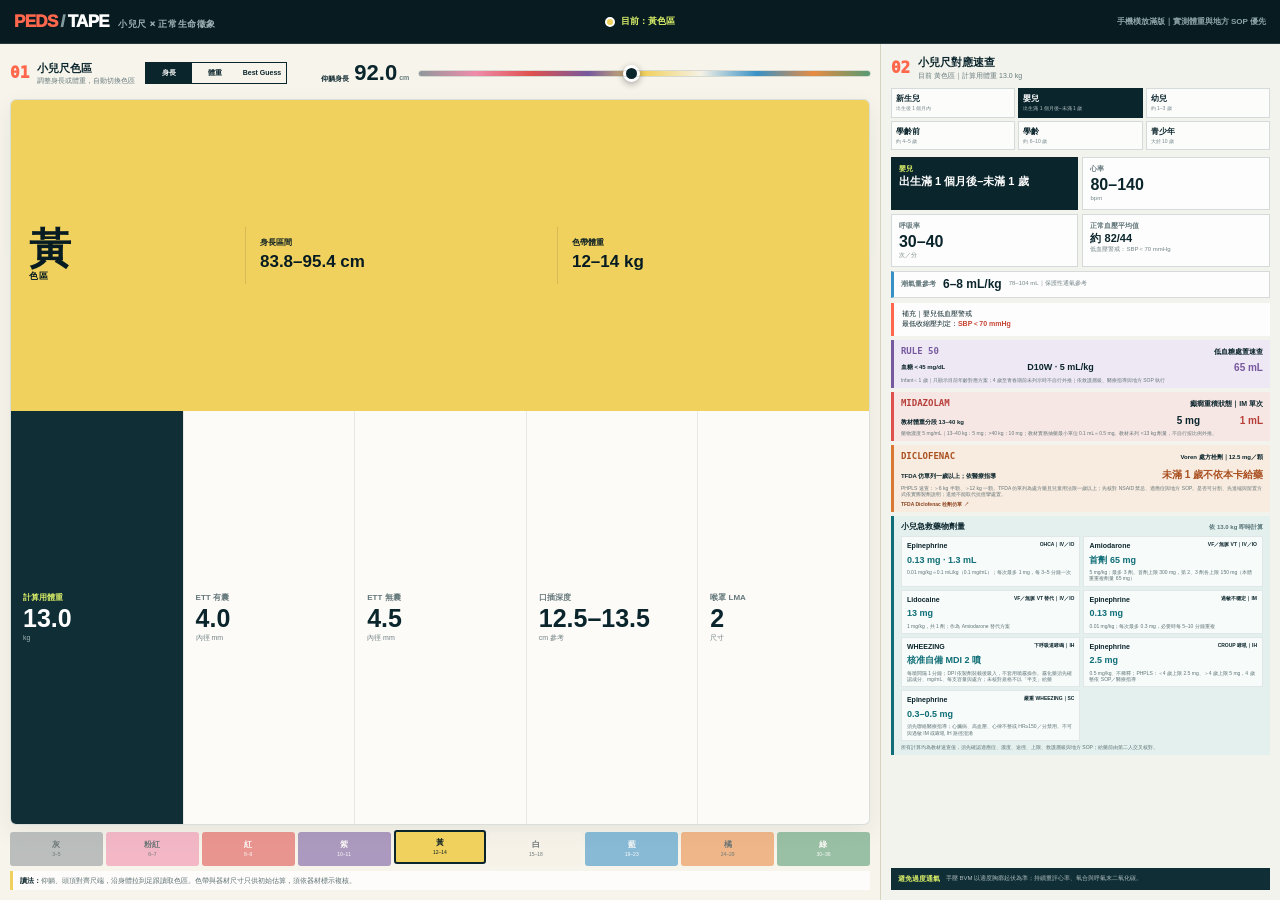
<file: index.html>
<!doctype html>
<html lang="zh-Hant">
  <head>
    <meta charset="UTF-8" />
    <meta name="viewport" content="width=device-width, initial-scale=1.0" />
    <meta name="description" content="手機與桌面皆可使用的小兒尺、生命徵象、低血糖與急救藥物互動速查。" />
    <meta name="theme-color" content="#071b21" />
    <meta property="og:title" content="PEDS/TAPE 小兒尺與生命徵象" />
    <meta property="og:description" content="依身長、體重或 Best Guess 估重，即時查看色區、生命徵象與 PHPLS 急救藥物。" />
    <meta property="og:image" content="./og.png" />
    <link rel="icon" href="./favicon.svg" />
    <title>PEDS/TAPE｜小兒尺與生命徵象</title>
    <script type="module" crossorigin src="./assets/index-Dfo6O_kV.js"></script>
    <link rel="stylesheet" crossorigin href="./assets/index-D0Qx2Z15.css">
  </head>
  <body>
    <div id="root"></div>
  </body>
</html>
</file>
<file: assets/index-D0Qx2Z15.css>
/*! tailwindcss v4.2.1 | MIT License | https://tailwindcss.com */
@layer properties{@supports (((-webkit-hyphens:none)) and (not (margin-trim:inline))) or ((-moz-orient:inline) and (not (color:rgb(from red r g b)))){*,:before,:after,::backdrop{--tw-blur:initial;--tw-brightness:initial;--tw-contrast:initial;--tw-grayscale:initial;--tw-hue-rotate:initial;--tw-invert:initial;--tw-opacity:initial;--tw-saturate:initial;--tw-sepia:initial;--tw-drop-shadow:initial;--tw-drop-shadow-color:initial;--tw-drop-shadow-alpha:100%;--tw-drop-shadow-size:initial}}}@layer theme{:root,:host{--font-sans:ui-sans-serif, system-ui, sans-serif, "Apple Color Emoji", "Segoe UI Emoji", "Segoe UI Symbol", "Noto Color Emoji";--font-mono:ui-monospace, SFMono-Regular, Menlo, Monaco, Consolas, "Liberation Mono", "Courier New", monospace;--spacing:.25rem;--default-font-family:var(--font-sans);--default-mono-font-family:var(--font-mono)}}@layer base{*,:after,:before,::backdrop{box-sizing:border-box;border:0 solid;margin:0;padding:0}::file-selector-button{box-sizing:border-box;border:0 solid;margin:0;padding:0}html,:host{-webkit-text-size-adjust:100%;tab-size:4;line-height:1.5;font-family:var(--default-font-family,ui-sans-serif, system-ui, sans-serif, "Apple Color Emoji", "Segoe UI Emoji", "Segoe UI Symbol", "Noto Color Emoji");font-feature-settings:var(--default-font-feature-settings,normal);font-variation-settings:var(--default-font-variation-settings,normal);-webkit-tap-highlight-color:transparent}hr{height:0;color:inherit;border-top-width:1px}abbr:where([title]){-webkit-text-decoration:underline dotted;text-decoration:underline dotted}h1,h2,h3,h4,h5,h6{font-size:inherit;font-weight:inherit}a{color:inherit;-webkit-text-decoration:inherit;-webkit-text-decoration:inherit;-webkit-text-decoration:inherit;-webkit-text-decoration:inherit;text-decoration:inherit}b,strong{font-weight:bolder}code,kbd,samp,pre{font-family:var(--default-mono-font-family,ui-monospace, SFMono-Regular, Menlo, Monaco, Consolas, "Liberation Mono", "Courier New", monospace);font-feature-settings:var(--default-mono-font-feature-settings,normal);font-variation-settings:var(--default-mono-font-variation-settings,normal);font-size:1em}small{font-size:80%}sub,sup{vertical-align:baseline;font-size:75%;line-height:0;position:relative}sub{bottom:-.25em}sup{top:-.5em}table{text-indent:0;border-color:inherit;border-collapse:collapse}:-moz-focusring{outline:auto}progress{vertical-align:baseline}summary{display:list-item}ol,ul,menu{list-style:none}img,svg,video,canvas,audio,iframe,embed,object{vertical-align:middle;display:block}img,video{max-width:100%;height:auto}button,input,select,optgroup,textarea{font:inherit;font-feature-settings:inherit;font-variation-settings:inherit;letter-spacing:inherit;color:inherit;opacity:1;background-color:#0000;border-radius:0}::file-selector-button{font:inherit;font-feature-settings:inherit;font-variation-settings:inherit;letter-spacing:inherit;color:inherit;opacity:1;background-color:#0000;border-radius:0}:where(select:is([multiple],[size])) optgroup{font-weight:bolder}:where(select:is([multiple],[size])) optgroup option{padding-inline-start:20px}::file-selector-button{margin-inline-end:4px}::placeholder{opacity:1}@supports (not ((-webkit-appearance:-apple-pay-button))) or (contain-intrinsic-size:1px){::placeholder{color:currentColor}@supports (color:color-mix(in lab, red, red)){::placeholder{color:color-mix(in oklab, currentcolor 50%, transparent)}}}textarea{resize:vertical}::-webkit-search-decoration{-webkit-appearance:none}::-webkit-date-and-time-value{min-height:1lh;text-align:inherit}::-webkit-datetime-edit{display:inline-flex}::-webkit-datetime-edit-fields-wrapper{padding:0}::-webkit-datetime-edit{padding-block:0}::-webkit-datetime-edit-year-field{padding-block:0}::-webkit-datetime-edit-month-field{padding-block:0}::-webkit-datetime-edit-day-field{padding-block:0}::-webkit-datetime-edit-hour-field{padding-block:0}::-webkit-datetime-edit-minute-field{padding-block:0}::-webkit-datetime-edit-second-field{padding-block:0}::-webkit-datetime-edit-millisecond-field{padding-block:0}::-webkit-datetime-edit-meridiem-field{padding-block:0}::-webkit-calendar-picker-indicator{line-height:1}:-moz-ui-invalid{box-shadow:none}button,input:where([type=button],[type=reset],[type=submit]){appearance:button}::file-selector-button{appearance:button}::-webkit-inner-spin-button{height:auto}::-webkit-outer-spin-button{height:auto}[hidden]:where(:not([hidden=until-found])){display:none!important}}@layer components;@layer utilities{.visible{visibility:visible}.relative{position:relative}.start{inset-inline-start:var(--spacing)}.end{inset-inline-end:var(--spacing)}.block{display:block}.flex{display:flex}.grid{display:grid}.hidden{display:none}.table{display:table}.resize{resize:both}.blur{--tw-blur:blur(8px);filter:var(--tw-blur,) var(--tw-brightness,) var(--tw-contrast,) var(--tw-grayscale,) var(--tw-hue-rotate,) var(--tw-invert,) var(--tw-saturate,) var(--tw-sepia,) var(--tw-drop-shadow,)}}:root{--ink:#0b252c;--deep:#071b21;--white:#fffdf7;--line:#0b252c29;--signal:#ff684d;--acid:#d9ee68}*{box-sizing:border-box}html,body{background:var(--deep);min-height:100%;color:var(--ink);margin:0;font-family:PingFang TC,Noto Sans TC,Microsoft JhengHei,Arial,sans-serif}button,input{font:inherit}button{color:inherit}.app-shell{background:var(--wash);height:100dvh;min-height:350px;transition:background .25s;overflow:hidden}.topbar{background:var(--deep);color:#fff;border-bottom:1px solid #ffffff24;grid-template-columns:1fr auto 1fr;align-items:center;height:44px;padding:0 14px;display:grid}.brand{letter-spacing:-.04em;align-items:baseline;font-size:17px;font-weight:950;display:flex}.brand span{color:var(--signal)}.brand i{color:#82999e;margin:0 3px;font-style:normal}.brand small{color:#9eb1b4;letter-spacing:.06em;margin-left:9px;font-size:9px}.topbar>p{color:#8fa5a9;justify-self:end;margin:0;font-size:8px;font-weight:800}.active-zone{color:var(--acid);align-items:center;gap:6px;font-size:9px;font-weight:900;display:flex}.active-zone span{border:2px solid #fff;border-radius:50%;width:10px;height:10px}.workspace{background:#0b252c24;grid-template-columns:minmax(0,1.72fr) minmax(285px,.78fr);gap:1px;height:calc(100dvh - 44px);display:grid}.tape-panel,.vitals-panel{-webkit-backdrop-filter:blur(12px);backdrop-filter:blur(12px);background:#fffdf7c9;min-width:0;padding:10px;overflow:hidden}.tape-panel{flex-direction:column;display:flex}.vitals-panel{overflow-y:auto}.section-title{align-items:center;gap:8px;display:flex}.section-title>span{color:var(--signal);font-family:monospace;font-size:16px;font-weight:950}.section-title div b,.section-title div small{display:block}.section-title div b{font-size:11px}.section-title div small{color:#687b7e;font-size:7px}.measure-bar{grid-template-columns:auto 142px 112px minmax(100px,1fr);align-items:center;gap:10px;min-height:38px;display:grid}.mode-tabs{border:1px solid var(--ink);grid-template-columns:repeat(3,1fr);display:grid}.mode-tabs button{white-space:nowrap;cursor:pointer;background:0 0;border:0;padding:5px;font-size:7px;font-weight:900}.mode-tabs button.active{background:var(--ink);color:#fff}.measure-value{white-space:nowrap;justify-content:flex-end;align-items:end;gap:5px;display:flex}.measure-value>span{font-size:7px;font-weight:900}.measure-value>b{font-size:22px;line-height:1}.measure-value small{color:#667a7e;margin-left:2px;font-size:7px}.measure-range{appearance:none;background:linear-gradient(90deg,#8f989b,#ef8cab,#df514d,#76599e,#f1d15d,#f5f1e6,#3891c6,#e88b42,#559b72);border-radius:8px;outline:1px solid #0b252c22;width:100%;height:5px}.measure-range::-webkit-slider-thumb{appearance:none;background:var(--ink);border:3px solid #fff;border-radius:50%;width:17px;height:17px;box-shadow:0 2px 7px #0005}.formula-card input::-webkit-slider-thumb{appearance:none;background:var(--ink);border:3px solid #fff;border-radius:50%;width:17px;height:17px;box-shadow:0 2px 7px #0005}.best-guess-bar{border-left:3px solid var(--signal);background:#fff8e8;grid-template-columns:150px minmax(155px,1fr) auto;align-items:center;gap:8px;margin-top:3px;padding:5px 7px;display:grid}.guess-bands{border:1px solid var(--ink);grid-template-columns:repeat(3,1fr);display:grid}.guess-bands button{white-space:nowrap;cursor:pointer;background:0 0;border:0;padding:4px 3px;font-size:6px;font-weight:900}.guess-bands button.active{background:var(--ink);color:#fff}.best-guess-bar p{white-space:nowrap;gap:8px;margin:0;display:flex}.best-guess-bar p b{font-size:7px}.best-guess-bar p span{color:#66777a;font-size:7px}.best-guess-bar>strong{color:#c64331;white-space:nowrap;font-size:11px}.best-guess-bar>small{color:#66777a;grid-column:1/-1;font-size:6px;line-height:1.25}.zone-matrix{flex:1;grid-template-rows:repeat(3,1fr);grid-template-columns:repeat(3,1fr);gap:5px;min-height:0;margin-top:6px;display:grid}.zone-card{background:var(--card-wash);text-align:left;cursor:pointer;border:1px solid #0b252c1f;border-radius:4px;grid-template-columns:38% 62%;min-width:0;min-height:0;padding:0;transition:transform .15s,box-shadow .15s;display:grid;overflow:hidden;box-shadow:0 2px 7px #0b252c0d}.zone-card:hover{transform:translateY(-1px)}.zone-card.active{outline:3px solid var(--ink);outline-offset:-2px;box-shadow:0 4px 12px #0b252c2e}.zone-head{background:var(--card);min-width:0;color:var(--card-ink);flex-direction:column;justify-content:center;padding:5px 7px;display:flex}.zone-head strong{font-size:15px;line-height:1}.zone-head span{white-space:nowrap;margin-top:4px;font-size:6px;font-weight:800}.zone-head b{white-space:nowrap;font-size:9px}.zone-data{grid-template-columns:repeat(2,1fr);align-content:center;display:grid}.zone-data>div{border-bottom:1px solid #0b252c12;border-left:1px solid #0b252c12;min-width:0;padding:3px 4px}.zone-data>div:nth-last-child(-n+2){border-bottom:0}.zone-data span,.zone-data b,.zone-data small{white-space:nowrap;display:block}.zone-data span{color:#66797c;font-size:6px;font-weight:900}.zone-data b{font-size:10px;line-height:1.1}.zone-data small{color:#708184;font-size:5px}.tape-note{border-left:3px solid var(--zone);color:#5a6e71;background:#ffffffb8;margin-top:5px;padding:5px 7px;font-size:7px;line-height:1.35}.tape-note b{color:var(--ink)}.vitals-panel{background:#f7f8f4d9;flex-direction:column;display:flex}.age-tabs{grid-template-columns:repeat(3,1fr);gap:3px;margin:7px 0;display:grid}.age-tabs button{border:1px solid var(--line);text-align:left;cursor:pointer;background:#ffffffc9;min-width:0;padding:4px}.age-tabs button.active{background:var(--ink);color:#fff}.age-tabs b,.age-tabs small{display:block}.age-tabs b{font-size:8px}.age-tabs small{text-overflow:ellipsis;white-space:nowrap;color:#748589;font-size:5px;overflow:hidden}.age-tabs button.active small{color:#afc0c2}.vital-focus{grid-template-columns:repeat(2,1fr);gap:4px;display:grid}.vital-focus>div{border:1px solid var(--line);background:#ffffffd9;padding:6px 7px}.vital-focus span,.vital-focus b,.vital-focus small{display:block}.vital-focus span{color:#667a7e;font-size:7px;font-weight:900}.vital-focus b{font-size:16px;line-height:1.22}.vital-focus small{color:#748488;font-size:6px}.vital-focus .focus-age{background:var(--ink);color:#fff}.vital-focus .focus-age span{color:var(--acid)}.vital-focus .focus-age b,.vital-focus .pressure b{font-size:11px}.formula-card{border-left:3px solid var(--signal);background:#ffffffd9;margin-top:5px;padding:6px 8px}.formula-card label{justify-content:space-between;display:flex}.formula-card label span,.formula-card label b,.formula-card p{font-size:7px}.formula-card input{appearance:none;background:#d9dfda;border-radius:8px;width:100%;height:4px;margin:7px 0 3px}.formula-card p{margin:0}.formula-card p b{color:#c64331}.vitals-panel footer{color:#fff;background:#102e35;align-items:center;gap:6px;margin-top:auto;padding:6px 7px;display:flex}.vitals-panel footer b{color:var(--acid);flex:none;font-size:7px}.vitals-panel footer p{color:#afbec0;margin:0;font-size:6px}.portrait-note{display:none}.vital-focus .tidal{border-left:3px solid #3891c6;grid-column:1/-1;grid-template-columns:auto auto 1fr;align-items:center;gap:7px;padding:5px 7px;display:grid}.vital-focus .tidal b{white-space:nowrap;font-size:12px}.vital-focus .tidal small{line-height:1.3}.newborn-oxygen-card{background:#e5f1ef;border-left:3px solid #2c7f86;margin-top:4px;padding:6px 7px}.newborn-oxygen-title{justify-content:space-between;align-items:baseline;gap:6px;display:flex}.newborn-oxygen-title span{color:#2c6b70;font-family:monospace;font-size:5px;font-weight:900}.newborn-oxygen-title b{font-size:8px}.newborn-oxygen-card table{border-collapse:collapse;background:#ffffffb8;width:100%;margin-top:4px}.newborn-oxygen-card caption{clip:rect(0,0,0,0);width:1px;height:1px;position:absolute;overflow:hidden}.newborn-oxygen-card th,.newborn-oxygen-card td{text-align:left;border:1px solid #0b252c18;padding:4px;font-size:5px;line-height:1.3}.newborn-oxygen-card thead{color:#fff;background:#12373d}.newborn-oxygen-card tbody th{white-space:nowrap;width:17%;font-size:7px}.newborn-oxygen-card td:nth-child(2){width:21%}.newborn-oxygen-card td b,.newborn-oxygen-card td small{display:block}.newborn-oxygen-card td b{color:#176c73;font-size:9px}.newborn-oxygen-card td small{color:#66797c;font-size:5px}.newborn-spo2{color:#fff;background:#12373d;justify-content:space-between;gap:6px;margin-top:4px;padding:4px 5px;display:flex}.newborn-spo2 span{color:var(--acid);font-size:5px;font-weight:900}.newborn-spo2 b{font-size:6px}.newborn-oxygen-card p,.newborn-oxygen-card>small{color:#536c70;margin:4px 0 0;font-size:5px;line-height:1.35;display:block}.newborn-oxygen-card p strong{color:#b34434}.newborn-oxygen-card a{color:#176c73;border-bottom:1px solid #2c7f86;margin-top:3px;font-size:5px;font-weight:900;text-decoration:none;display:inline-block}.apgar-card{background:#f8e9df;border-left:3px solid #d16a4a;margin-top:4px;padding:6px 7px}.apgar-head{grid-template-columns:1fr auto;align-items:center;gap:7px;display:grid}.apgar-head>div:first-child span,.apgar-head>div:first-child b,.apgar-head>div:first-child small{display:block}.apgar-head>div:first-child span{color:#a34d36;font:900 5px monospace}.apgar-head>div:first-child b{letter-spacing:.05em;font-size:10px}.apgar-head>div:first-child small{color:#6d7778;font-size:4.5px}.apgar-total{text-align:right}.apgar-total strong,.apgar-total b{display:block}.apgar-total strong{color:#b64e35;font-size:18px;line-height:1}.apgar-total strong small{font-size:6px}.apgar-total b{margin-top:2px;font-size:5px}.apgar-times{grid-template-columns:repeat(5,1fr) 1.45fr;gap:2px;margin-top:5px;display:grid}.apgar-times button{background:#fff;border:1px solid #0b252c22;min-width:0;padding:3px 2px;font-size:5px;font-weight:900}.apgar-times button span,.apgar-times button b{display:block}.apgar-times button b{font-size:7px}.apgar-times button.active{color:#fff;background:#b64e35}.apgar-times button.reset{color:#8a5140}.apgar-list{gap:3px;margin-top:5px;display:grid}.apgar-list article{grid-template-columns:58px 1fr;gap:3px;display:grid}.apgar-list article>header{color:#fff;background:#17383e;grid-template-columns:15px 1fr;align-items:center;height:auto;padding:3px 4px;display:grid}.apgar-list article>header strong{color:var(--acid);font-size:8px}.apgar-list article>header b{font-size:5px}.apgar-list article>div{grid-template-columns:repeat(3,1fr);gap:2px;display:grid}.apgar-list article button{text-align:left;background:#ffffffc9;border:1px solid #0b252c18;min-width:0;padding:3px}.apgar-list article button b,.apgar-list article button small{display:block}.apgar-list article button b{color:#b64e35;font-size:7px}.apgar-list article button small{font-size:4.5px;line-height:1.2}.apgar-list article button.active{background:#fff3d9;outline:2px solid #b64e35}.apgar-card>p,.apgar-card>small{color:#5a686a;margin:5px 0 0;font-size:5px;line-height:1.35;display:block}.apgar-card>p strong{color:#b34434}.apgar-card>a{color:#9d4d38;border-bottom:1px solid #b64e35;margin-top:3px;font-size:5px;font-weight:900;text-decoration:none;display:inline-block}.rule50-card{background:#eee8f4;border-left:3px solid #76599e;margin-top:4px;padding:5px 7px}.rule50-title{justify-content:space-between;align-items:baseline;display:flex}.rule50-title b{color:#76599e;font-family:monospace;font-size:9px}.rule50-title span{font-size:7px;font-weight:900}.rule50-main{grid-template-columns:1fr 1.15fr .75fr;align-items:center;gap:5px;margin-top:2px;display:grid}.rule50-main span{font-size:6px;font-weight:800}.rule50-main b{white-space:nowrap;font-size:9px}.rule50-main strong{text-align:right;color:#76599e;white-space:nowrap;font-size:10px}.rule50-card p{color:#66777a;margin:2px 0 0;font-size:5px;line-height:1.25}.mobile-weight-link{display:none}.midazolam-card{background:#f7e7e4;border-left:3px solid #df514d;margin-top:4px;padding:5px 7px}.midazolam-card>div,.midazolam-card p{justify-content:space-between;align-items:baseline;gap:5px;display:flex}.midazolam-card>div b{color:#b63e39;font-family:monospace;font-size:9px}.midazolam-card>div span{font-size:7px;font-weight:900}.midazolam-card p{grid-template-columns:1fr auto auto;margin:2px 0;display:grid}.midazolam-card p span{font-size:6px;font-weight:800}.midazolam-card p b{font-size:10px}.midazolam-card p strong{text-align:right;color:#b63e39;min-width:58px;font-size:10px}.midazolam-card small{color:#66777a;font-size:5px;line-height:1.25;display:block}.diclofenac-card{background:#f8ebdf;border-left:3px solid #d97833;margin-top:4px;padding:5px 7px}.diclofenac-card>div,.diclofenac-card p{justify-content:space-between;align-items:baseline;gap:5px;display:flex}.diclofenac-card>div b{color:#a94f20;font-family:monospace;font-size:9px}.diclofenac-card>div span,.diclofenac-card p span{font-size:6px;font-weight:900}.diclofenac-card p{margin:3px 0}.diclofenac-card p strong{color:#a94f20;text-align:right;font-size:10px}.diclofenac-card small,.diclofenac-card a{color:#66777a;font-size:5px;line-height:1.3;display:block}.diclofenac-card a{color:#8b431e;margin-top:3px;font-weight:900;text-decoration:none}.drug-section{background:#e3f0ee;border-left:3px solid #0f6e77;margin-top:4px;padding:5px 7px}.drug-title{justify-content:space-between;align-items:baseline;display:flex}.drug-title b{font-size:8px}.drug-title span{color:#557276;font-size:6px;font-weight:800}.drug-list{grid-template-columns:repeat(2,1fr);gap:3px;margin-top:3px;display:grid}.drug-list article{background:#ffffffb8;border:1px solid #0b252c18;min-width:0;padding:4px 5px}.drug-list article>div{justify-content:space-between;gap:3px;display:flex}.drug-list article b{font-size:7px}.drug-list article span{font-size:5px;font-weight:800}.drug-list article strong,.drug-list article small{display:block}.drug-list article strong{color:#0f6e77;margin:2px 0;font-size:9px}.drug-list article small{color:#5f7376;font-size:5px;line-height:1.25}.drug-section>p{color:#5f7376;margin:3px 0 0;font-size:5px;line-height:1.25}@media (height<=390px) and (orientation:landscape){.topbar{height:38px}.workspace{height:calc(100dvh - 38px)}.tape-panel,.vitals-panel{padding:7px}.measure-bar{min-height:32px}.zone-matrix{gap:3px;margin-top:3px}.zone-head{padding:3px 5px}.zone-head strong{font-size:13px}.zone-head span{margin-top:2px}.zone-data>div{padding:2px 3px}.tape-note{margin-top:3px;padding:3px 5px}.age-tabs{margin:4px 0}.age-tabs button{padding:2px 3px}.vital-focus>div{padding:4px 5px}.vital-focus b{font-size:14px}.formula-card{margin-top:3px;padding:4px 6px}.formula-card input{margin:5px 0 2px}.vitals-panel footer{padding:3px 5px}}@media (width<=850px) and (orientation:landscape){.workspace{grid-template-columns:minmax(0,1.68fr) minmax(245px,.82fr)}.topbar>p,.brand small{display:none}.tape-panel,.vitals-panel{padding-left:6px;padding-right:6px}.measure-bar{grid-template-columns:auto 112px 88px minmax(70px,1fr);gap:5px}.mode-tabs button{padding-left:2px;padding-right:2px;font-size:6px}.best-guess-bar{grid-template-columns:120px 1fr auto;gap:5px;padding:3px 5px}.best-guess-bar p{gap:4px}.best-guess-bar p b,.best-guess-bar p span{font-size:6px}.zone-card{grid-template-columns:36% 64%}.zone-head span{font-size:5px}.zone-head b{font-size:8px}.zone-data b{font-size:9px}}@media (orientation:portrait){.app-shell{height:auto;min-height:100dvh;overflow:visible}.topbar{z-index:20;grid-template-columns:1fr auto;position:sticky;top:0}.topbar>p{display:none}.workspace{grid-template-columns:1fr;height:auto}.tape-panel,.vitals-panel{overflow:visible}.tape-panel{min-height:720px}.vitals-panel{min-height:0;padding-bottom:18px}.measure-bar{grid-template-columns:1fr 1fr}.measure-range{grid-column:1/-1}.best-guess-bar{grid-template-columns:1fr auto}.guess-bands,.best-guess-bar>small{grid-column:1/-1}.mobile-weight-link{background:var(--zone);color:var(--zone-ink);justify-content:space-between;gap:8px;margin-top:8px;padding:8px 10px;display:flex}.mobile-weight-link b{white-space:nowrap;font-size:12px}.mobile-weight-link span{font-size:8px;font-weight:800}.age-tabs button{padding:8px}.age-tabs b{font-size:11px}.age-tabs small{font-size:8px}.vital-focus>div{padding:10px}.vital-focus span{font-size:9px}.vital-focus b{font-size:20px}.vital-focus small{font-size:8px}.vital-focus .tidal{grid-template-columns:1fr;padding:10px}.formula-card,.newborn-oxygen-card,.apgar-card,.rule50-card,.midazolam-card,.diclofenac-card,.drug-section{margin-top:8px;padding:10px 12px}.formula-card label span,.formula-card label b,.formula-card p,.rule50-title span,.midazolam-card>div span,.diclofenac-card>div span,.drug-title span{font-size:10px}.newborn-oxygen-title span{font-size:8px}.newborn-oxygen-title b{font-size:12px}.newborn-oxygen-card th,.newborn-oxygen-card td{padding:8px;font-size:9px}.newborn-oxygen-card tbody th{font-size:11px}.newborn-oxygen-card td b{font-size:14px}.newborn-oxygen-card td small{font-size:8px}.newborn-spo2{padding:8px;display:grid}.newborn-spo2 span{font-size:9px}.newborn-spo2 b{font-size:11px}.newborn-oxygen-card p,.newborn-oxygen-card>small,.newborn-oxygen-card a,.apgar-head>div:first-child span{font-size:8px}.apgar-head>div:first-child b{font-size:15px}.apgar-head>div:first-child small{font-size:7px}.apgar-total strong{font-size:25px}.apgar-total strong small{font-size:10px}.apgar-total b{font-size:9px}.apgar-times{gap:4px}.apgar-times button{min-height:44px;padding:5px;font-size:8px}.apgar-times button b{font-size:11px}.apgar-list{gap:6px}.apgar-list article{grid-template-columns:1fr}.apgar-list article>header{grid-template-columns:24px 1fr;padding:7px 9px}.apgar-list article>header strong{font-size:14px}.apgar-list article>header b{font-size:10px}.apgar-list article>div{gap:4px}.apgar-list article button{min-height:58px;padding:7px}.apgar-list article button b{font-size:12px}.apgar-list article button small{font-size:8px;line-height:1.3}.apgar-card>p,.apgar-card>small,.apgar-card>a{font-size:8px}.rule50-title b,.midazolam-card>div b,.diclofenac-card>div b,.drug-title b{font-size:12px}.rule50-main span,.midazolam-card p span,.diclofenac-card p span{font-size:9px}.rule50-main b,.rule50-main strong,.midazolam-card p b,.midazolam-card p strong,.diclofenac-card p strong{font-size:13px}.rule50-card p,.midazolam-card small,.diclofenac-card small,.diclofenac-card a,.drug-section>p{font-size:8px}.drug-list{grid-template-columns:1fr;gap:6px;margin-top:8px}.drug-list article{padding:9px 10px}.drug-list article b{font-size:11px}.drug-list article span{font-size:8px}.drug-list article strong{font-size:15px}.drug-list article small{font-size:9px}.vitals-panel footer{margin-top:8px;padding:10px}.portrait-note{display:none}}.selected-zone{background:#ffffffa8;border:1px solid #0b252c24;border-radius:6px;flex:1;grid-template-rows:43% 57%;min-height:0;margin-top:7px;display:grid;overflow:hidden;box-shadow:0 8px 24px #0b252c12}.selected-zone-head{background:var(--zone);color:var(--zone-ink);grid-template-columns:.75fr 1fr 1fr;align-items:center;display:grid}.selected-zone-head>strong{padding-left:18px;font-size:42px;line-height:.85}.selected-zone-head>strong small{letter-spacing:.15em;margin-top:7px;font-size:9px;display:block}.selected-zone-head>div{border-left:1px solid #0b252c20;padding:10px 14px}.selected-zone-head span,.selected-zone-head b{display:block}.selected-zone-head span{font-size:8px;font-weight:900}.selected-zone-head b{white-space:nowrap;font-size:17px}.selected-zone-data{grid-template-columns:repeat(5,1fr);align-items:stretch;display:grid}.selected-zone-data>div{border-left:1px solid #0b252c17;flex-direction:column;justify-content:center;min-width:0;padding:10px 12px;display:flex}.selected-zone-data>div:first-child{color:#fff;background:#102e35;border-left:0}.selected-zone-data span,.selected-zone-data b,.selected-zone-data small{display:block}.selected-zone-data span{color:#65787b;font-size:8px;font-weight:900}.selected-zone-data>div:first-child span{color:var(--acid)}.selected-zone-data b{white-space:nowrap;font-size:25px;line-height:1.15}.selected-zone-data small{color:#718184;font-size:7px}.selected-zone-data>div:first-child small{color:#9eb0b3}.zone-strip{grid-template-columns:repeat(9,1fr);gap:3px;margin-top:7px;display:grid}.zone-strip button{background:var(--swatch);min-width:0;color:var(--swatch-ink);opacity:.58;cursor:pointer;border:2px solid #0000;border-radius:3px;padding:5px 2px}.zone-strip button.active{border-color:var(--ink);opacity:1;transform:translateY(-2px)}.zone-strip b,.zone-strip small{display:block}.zone-strip b{font-size:8px}.zone-strip small{font-size:5px}@media (height<=390px) and (orientation:landscape){.selected-zone{margin-top:4px}.selected-zone-head>strong{padding-left:12px;font-size:32px}.selected-zone-head>div{padding:6px 9px}.selected-zone-head b{font-size:14px}.selected-zone-data>div{padding:6px 8px}.selected-zone-data b{font-size:20px}.zone-strip{margin-top:4px}.zone-strip button{padding:3px 1px}}@media (width<=850px) and (orientation:landscape){.selected-zone-head>strong{padding-left:10px;font-size:30px}.selected-zone-head>div{padding:6px 8px}.selected-zone-head b{font-size:12px}.selected-zone-data>div{padding:6px}.selected-zone-data b{font-size:17px}}@media (orientation:portrait){.selected-zone-head{grid-template-columns:.7fr 1.15fr 1.15fr}.selected-zone-data{grid-template-columns:repeat(2,1fr)}.selected-zone-data>div{min-height:70px}.selected-zone-data>div:last-child{grid-column:1/-1}.zone-strip{margin-bottom:8px}.tape-panel{min-height:0}.section-title div b{font-size:14px}.section-title div small{font-size:9px}.mode-tabs button,.guess-bands button{min-height:42px;font-size:10px}.measure-value>b{font-size:28px}.measure-value>span,.measure-value small{font-size:10px}.measure-range{height:8px;margin:8px 2px 12px}.measure-range::-webkit-slider-thumb{width:26px;height:26px}.formula-card input::-webkit-slider-thumb{width:26px;height:26px}.best-guess-bar p{white-space:normal;display:block}.best-guess-bar p b,.best-guess-bar p span{font-size:10px;display:block}.best-guess-bar>strong{font-size:15px}.best-guess-bar>small{font-size:9px}.selected-zone{min-height:360px}.selected-zone-head>strong{font-size:38px}.selected-zone-head span{font-size:9px}.selected-zone-head b{font-size:13px}.selected-zone-data span{font-size:9px}.selected-zone-data b{font-size:23px}.selected-zone-data small{font-size:9px}.zone-strip{gap:4px}.zone-strip button{min-height:42px}.zone-strip b{font-size:10px}.zone-strip small{font-size:7px}.tape-note{padding:9px 10px;font-size:10px;line-height:1.5}.mobile-weight-link{z-index:12;position:sticky;top:44px;box-shadow:0 6px 14px #0b252c22}.age-tabs{grid-template-columns:repeat(2,1fr);gap:6px}.age-tabs button{min-height:54px}.formula-card input{height:7px;margin:14px 0 8px}.rule50-main{grid-template-columns:1fr;gap:3px;margin-top:7px}.rule50-main strong{text-align:left}.midazolam-card p{grid-template-columns:1fr auto}.midazolam-card p strong{text-align:left;grid-column:1/-1}.vitals-panel footer b,.vitals-panel footer p{font-size:9px}}@property --tw-blur{syntax:"*";inherits:false}@property --tw-brightness{syntax:"*";inherits:false}@property --tw-contrast{syntax:"*";inherits:false}@property --tw-grayscale{syntax:"*";inherits:false}@property --tw-hue-rotate{syntax:"*";inherits:false}@property --tw-invert{syntax:"*";inherits:false}@property --tw-opacity{syntax:"*";inherits:false}@property --tw-saturate{syntax:"*";inherits:false}@property --tw-sepia{syntax:"*";inherits:false}@property --tw-drop-shadow{syntax:"*";inherits:false}@property --tw-drop-shadow-color{syntax:"*";inherits:false}@property --tw-drop-shadow-alpha{syntax:"<percentage>";inherits:false;initial-value:100%}@property --tw-drop-shadow-size{syntax:"*";inherits:false}
</file>
